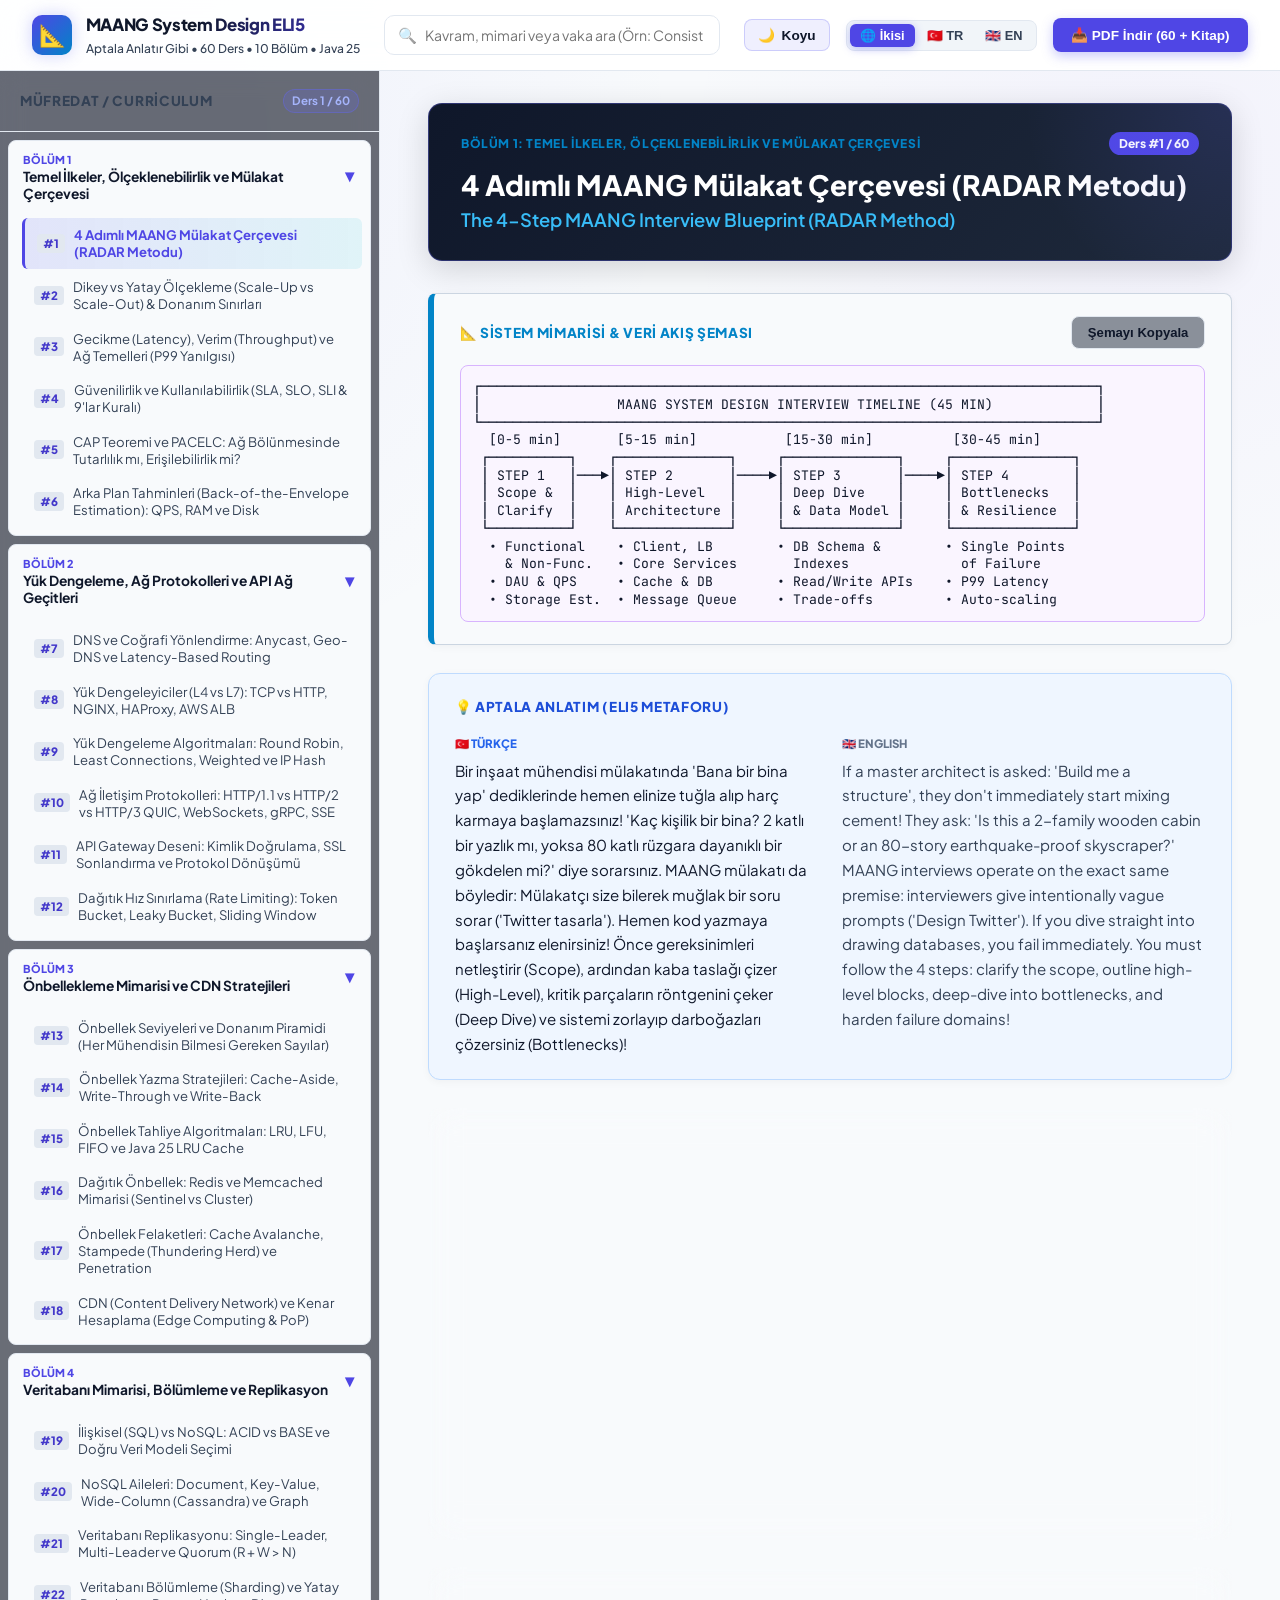
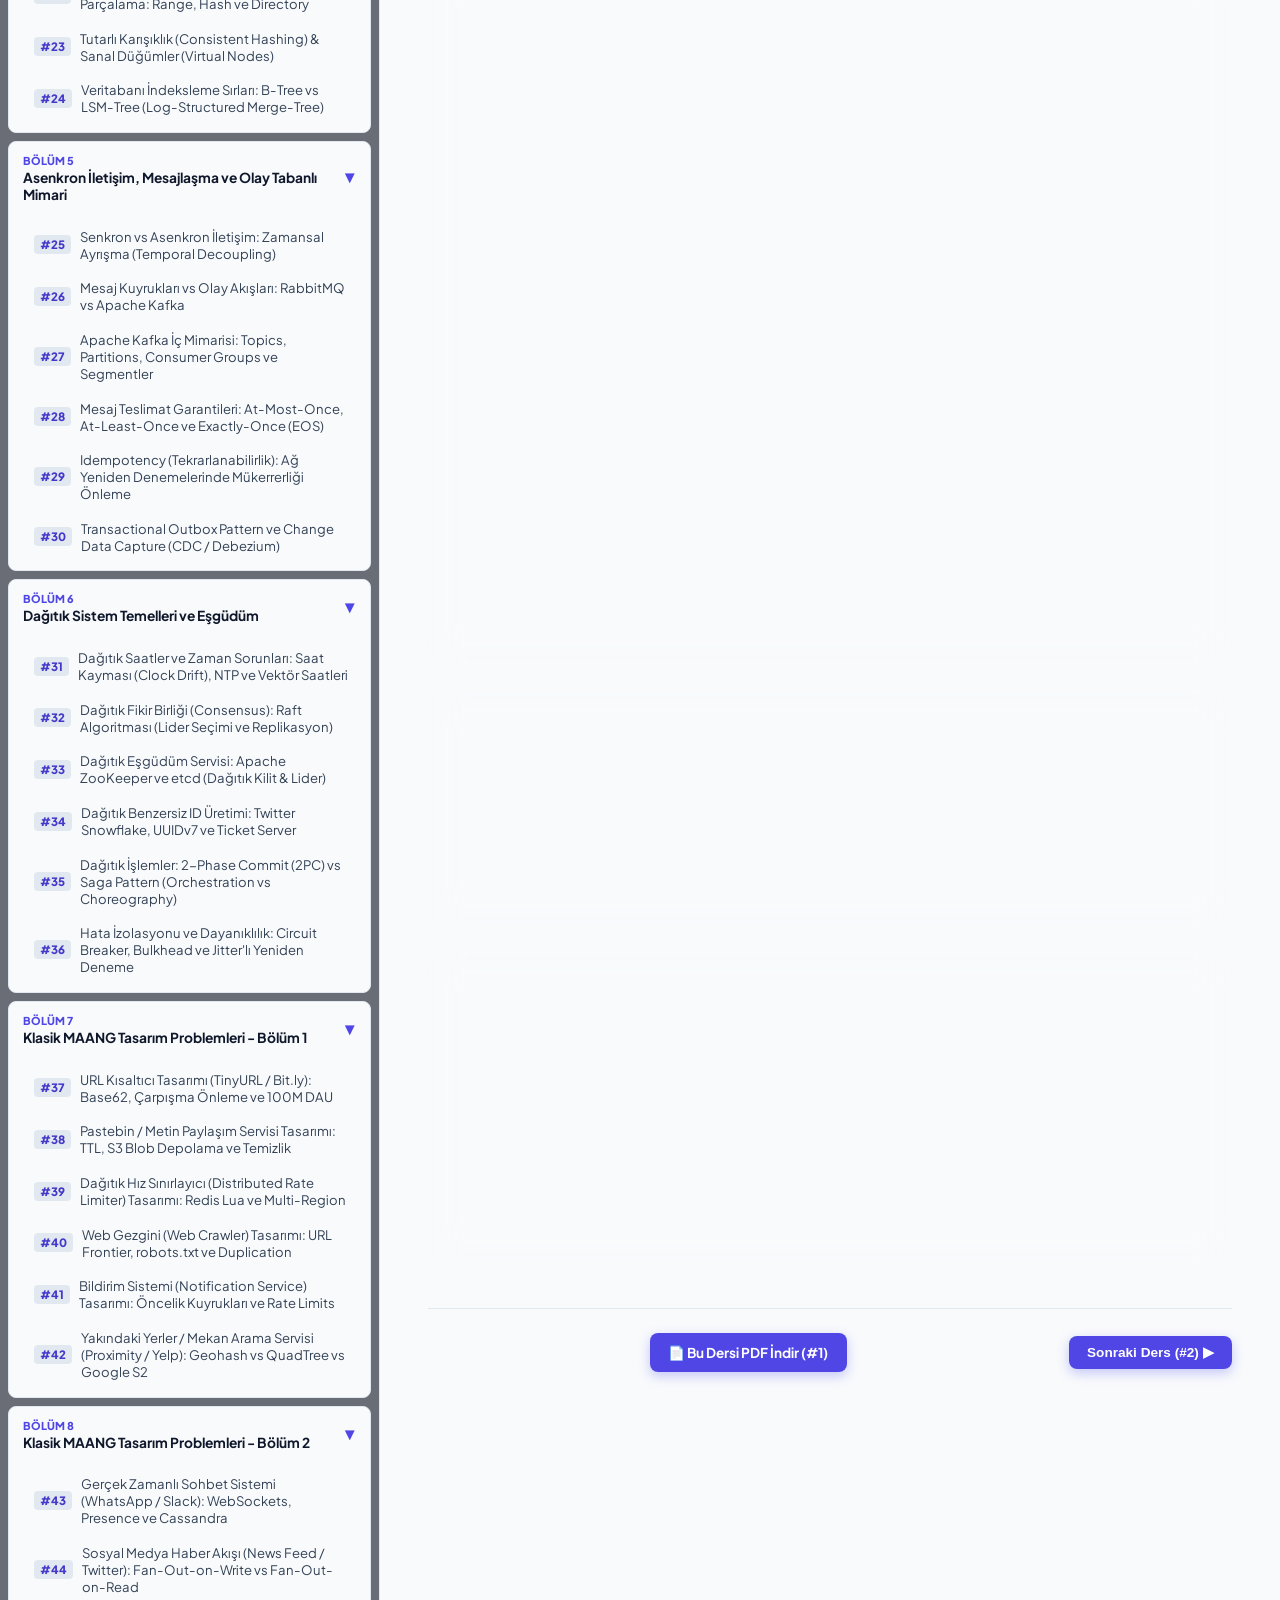
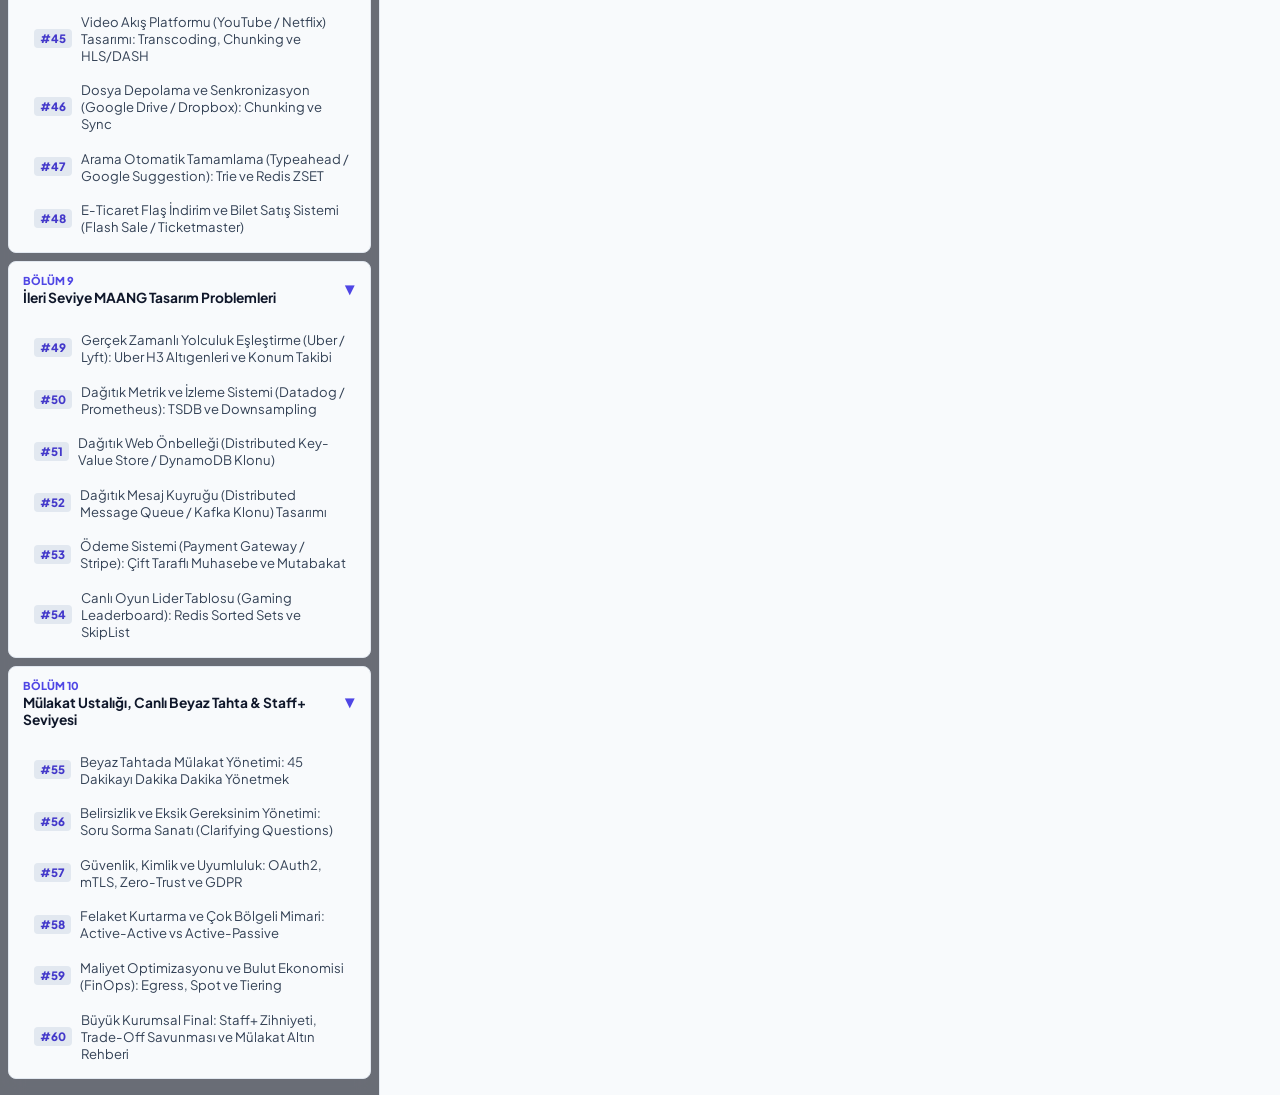
<file: index.html>
<!DOCTYPE html>
<html lang="tr">
<head>
  <meta charset="UTF-8">
  <meta http-equiv="refresh" content="0; url=web/index.html">
  <title>MAANG System Design ELI5 | 60 Ders</title>
  <script>
    window.location.replace("web/index.html");
  </script>
</head>
<body style="background-color: #02040a; color: #f8fafc; font-family: -apple-system, BlinkMacSystemFont, 'Segoe UI', Roboto, sans-serif; display: flex; align-items: center; justify-content: center; height: 100vh; margin: 0;">
  <div style="text-align: center;">
    <div style="font-size: 48px; margin-bottom: 16px;">🏗️</div>
    <h2 style="font-size: 20px; font-weight: 600; margin-bottom: 8px;">MAANG System Design ELI5 | 60 Ders</h2>
    <p style="color: #94a3b8; font-size: 14px; margin-bottom: 16px;">Web okuyucuya yönlendiriliyorsunuz...</p>
    <a href="web/index.html" style="display: inline-block; padding: 10px 20px; background: #8b5cf6; color: #ffffff; border-radius: 8px; text-decoration: none; font-weight: bold; font-size: 13px;">Sayfaya Git ➔</a>
  </div>
</body>
</html>
</file>
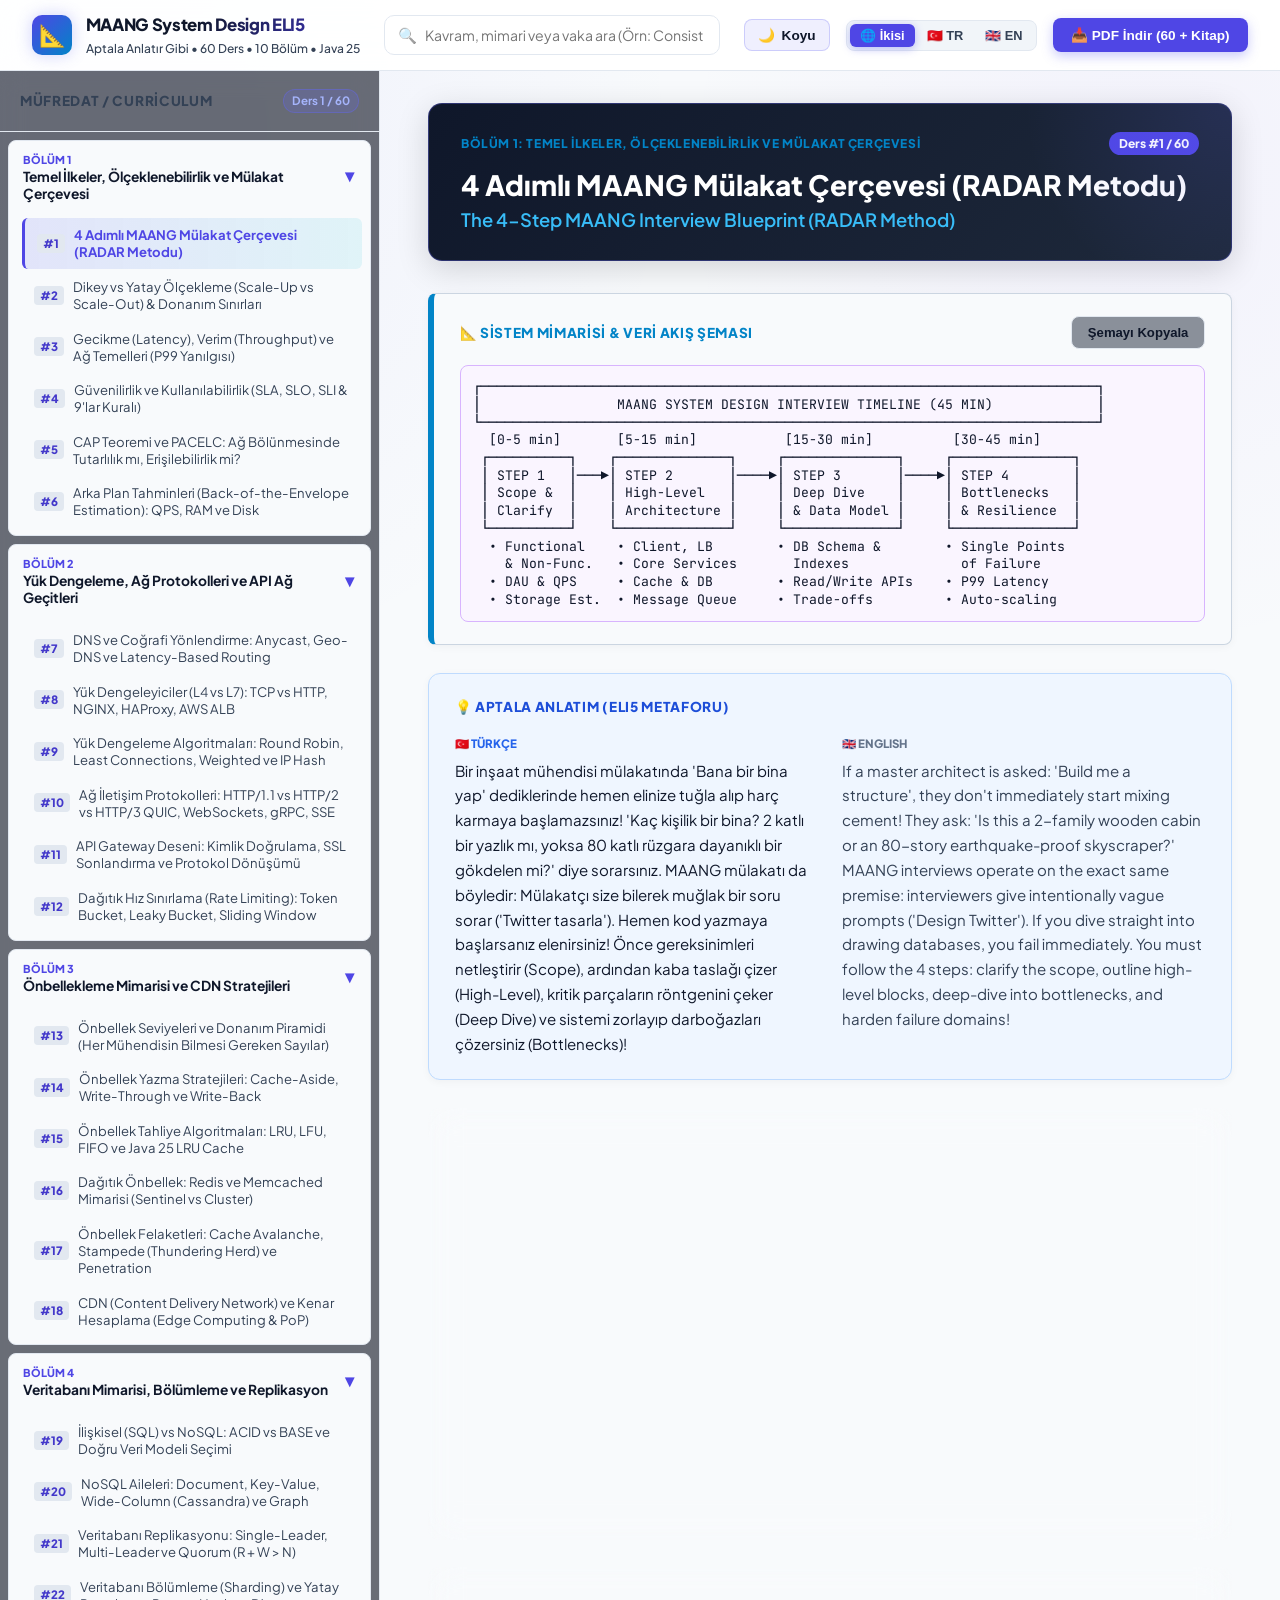
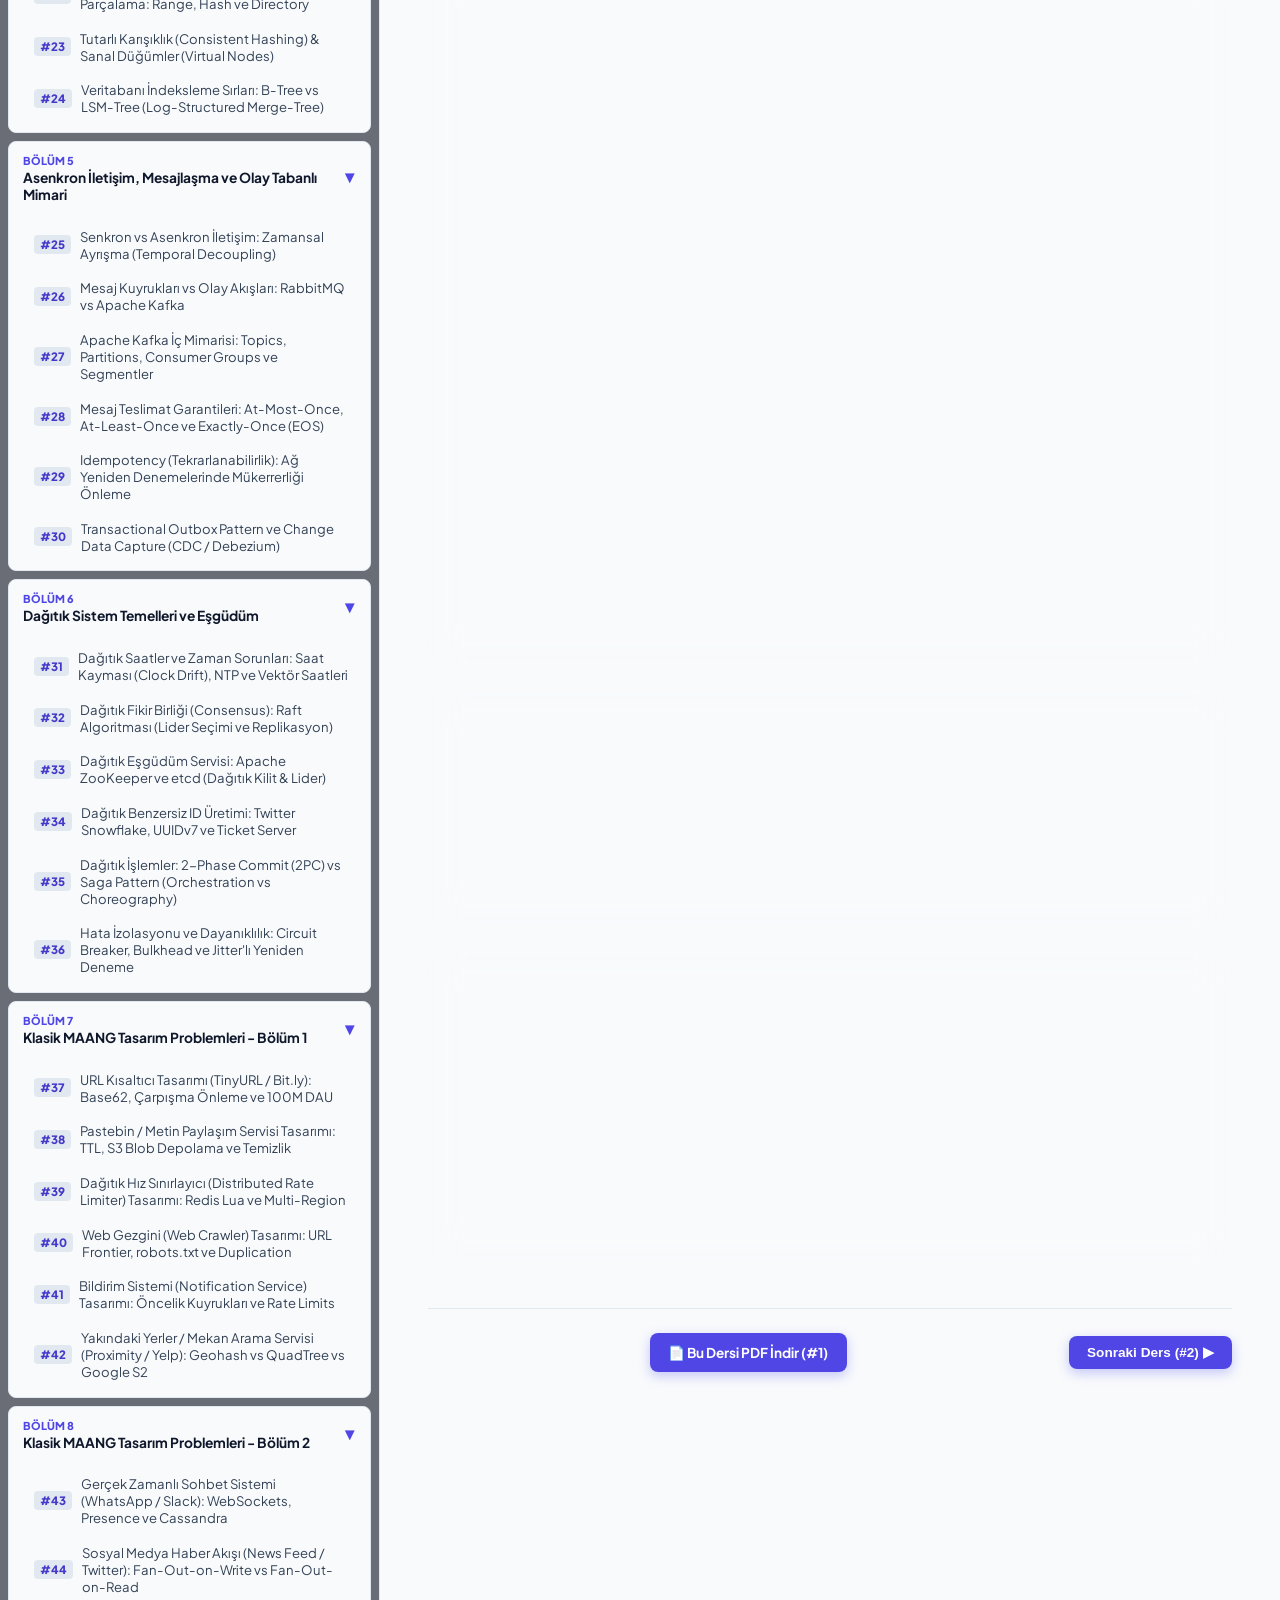
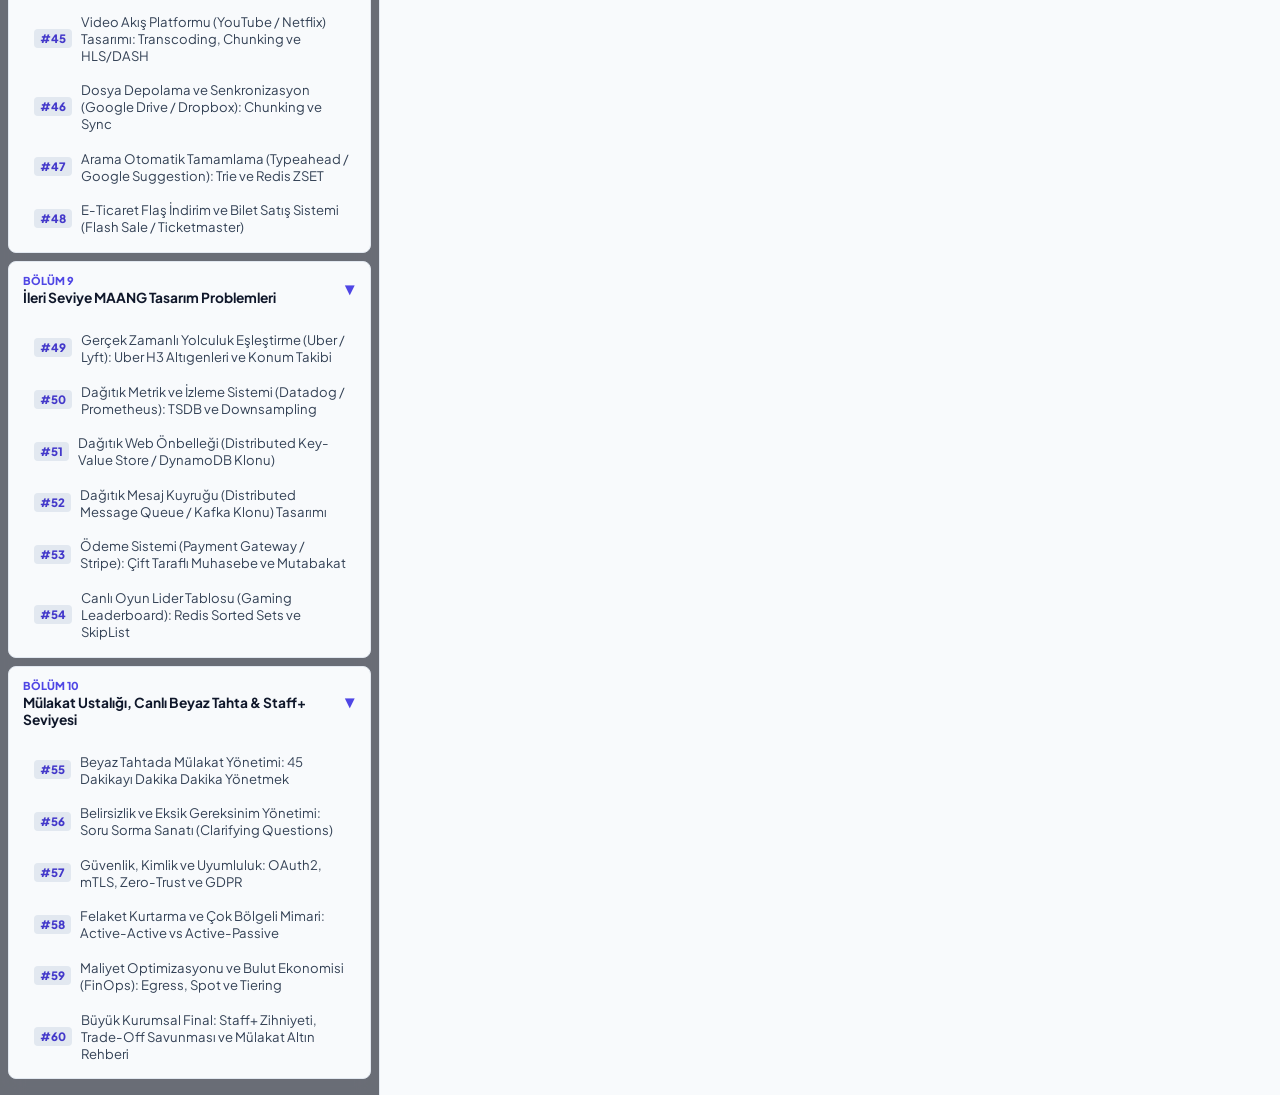
<file: web/index.html>
<!DOCTYPE html>
<html lang="tr">
<head>
  <meta charset="UTF-8">
  <meta name="viewport" content="width=device-width, initial-scale=1.0">
  <title>MAANG System Design ELI5 | Aptala Anlatır Gibi 60 Ders</title>
  <meta name="description" content="MAANG mülakatlarına hazırlanan mühendisler için grafikli, şemalı, Java 25 kodlu, çift dilli (TR/EN) sistem tasarımı başucu rehberi.">
  <link rel="preconnect" href="https://fonts.googleapis.com">
  <link rel="preconnect" href="https://fonts.gstatic.com" crossorigin>
  <link href="https://fonts.googleapis.com/css2?family=Plus+Jakarta+Sans:wght@400;500;600;700;800&family=JetBrains+Mono:wght@400;500;600;700&display=swap" rel="stylesheet">
  <link rel="stylesheet" href="styles.css">
</head>
<body>
  <div class="bg-ambient"></div>

  <!-- Top Navigation Bar -->
  <nav class="top-nav">
    <div class="brand-section">
      <div class="brand-logo">📐</div>
      <div>
        <div class="brand-title">MAANG System Design ELI5</div>
        <div class="brand-subtitle">Aptala Anlatır Gibi • 60 Ders • 10 Bölüm • Java 25</div>
      </div>
    </div>

    <!-- Live Search -->
    <div class="search-wrapper">
      <span class="search-icon">🔍</span>
      <input type="text" id="searchInput" class="search-input" placeholder="Kavram, mimari veya vaka ara (Örn: Consistent Hashing, Kafka, Raft, TinyURL, Uber H3)...">
    </div>

    <!-- Actions & Language Switcher -->
    <div class="nav-actions">
      <button id="themeToggleBtn" class="theme-btn" title="Temayı Değiştir (Açık/Koyu)">
        <span class="theme-icon">🌙</span> <span class="theme-text">Koyu</span>
      </button>

      <div class="lang-selector">
        <button class="lang-btn active" data-lang="split" title="Türkçe ve İngilizce Yan Yana">🌐 İkisi</button>
        <button class="lang-btn" data-lang="tr" title="Sadece Türkçe">🇹🇷 TR</button>
        <button class="lang-btn" data-lang="en" title="Only English">🇬🇧 EN</button>
      </div>

      <button id="btnOpenPdfModal" class="btn-primary" title="Tüm PDF'leri İncele ve İndir">
        📥 PDF İndir (60 + Kitap)
      </button>
    </div>
  </nav>

  <!-- App Layout -->
  <div class="app-container">
    <!-- Sidebar: Modules & Lessons -->
    <aside class="sidebar" id="sidebar">
      <div class="sidebar-header">
        <span class="sidebar-title">Müfredat / Curriculum</span>
        <span class="progress-pill" id="lessonCounterBadge">Ders 1 / 60</span>
      </div>
      <ul class="module-list" id="moduleAccordion">
        <!-- Rendered dynamically by app.js -->
      </ul>
    </aside>

    <!-- Main View: Active Lesson -->
    <main class="main-view" id="mainContent">
      <!-- Active Lesson Content Rendered Here -->
    </main>
  </div>

  <!-- PDF Library Modal -->
  <div class="modal-overlay" id="pdfModal">
    <div class="modal-card">
      <div class="modal-header">
        <div>
          <h2 style="font-size: 1.25rem; font-weight: 800; color: white;">📚 Yayınlanmış PDF Kütüphanesi</h2>
          <p style="font-size: 0.85rem; color: var(--text-secondary);">60 tekil ders, 10 bölüm paketi ve 261 sayfalık master mega-kitabı doğrudan indirin.</p>
        </div>
        <button id="btnClosePdfModal" class="btn-secondary" style="padding: 4px 10px; font-size: 1.1rem;">✕</button>
      </div>
      <div class="modal-body">
        <div class="pdf-item master-book-highlight">
          <div>
            <div style="font-weight: 800; font-size: 1.1rem; color: white;">📖 BÜYÜK MASTER KİTAP (TÜM 60 DERS TEK PDF)</div>
            <div style="font-size: 0.82rem; color: var(--text-secondary);">261 Sayfa • Mimari ASCII Şemalar • Java 25 Kodları • Çift Dilli (TR & EN) • Typst Yayın Kalitesi</div>
          </div>
          <a href="../output/book/System_Design_MAANG_ELI5.pdf" target="_blank" class="btn-primary" style="padding: 0.65rem 1.3rem;">
            ⬇️ Ana Kitabı Aç (2.6 MB)
          </a>
        </div>

        <h3 style="font-size: 0.95rem; font-weight: 700; color: var(--accent-cyan); text-transform: uppercase; margin-bottom: 0.75rem; letter-spacing: 0.05em;">
          📦 10 Bölüm Paketleri (Module Bundles)
        </h3>
        <div class="pdf-download-list" id="modalModulePdfList">
          <!-- Filled dynamically -->
        </div>

        <h3 style="font-size: 0.95rem; font-weight: 700; color: var(--accent-cyan); text-transform: uppercase; margin-top: 1.5rem; margin-bottom: 0.75rem; letter-spacing: 0.05em;">
          📄 60 Tekil Ders PDF'leri (Individual Lessons)
        </h3>
        <div class="pdf-download-list-grid" id="modalIndividualPdfList">
          <!-- Filled dynamically -->
        </div>
      </div>
    </div>
  </div>

  <!-- Toast Notification -->
  <div id="toastNotification" class="toast-hidden">Kopyalandı!</div>

  <script src="data/lessons.js"></script>
  <script src="app.js"></script>
</body>
</html>
</file>
<file: web/styles.css>
/* ==============================================================================
   MAANG SYSTEM DESIGN ELI5 - MODERN WEB COMPANION READER
   Dark Glassmorphism, Cyber Indigo, Electric Violet & High-Contrast Typography
   ============================================================================== */

:root {
  --bg-primary: #f8fafc;
  --bg-secondary: #ffffff;
  --bg-card: #ffffff;
  --bg-card-hover: #f1f5f9;
  --border-color: #e2e8f0;
  --border-glow: rgba(99, 102, 241, 0.2);

  --text-primary: #0f172a;
  --text-secondary: #334155;
  --text-muted: #64748b;

  --accent-indigo: #4f46e5;
  --accent-cyan: #0284c7;
  --accent-emerald: #059669;
  --accent-amber: #d97706;
  --accent-violet: #7c3aed;
  --accent-rose: #e11d48;

  --font-sans: 'Plus Jakarta Sans', -apple-system, BlinkMacSystemFont, 'Segoe UI', Roboto, sans-serif;
  --font-mono: 'JetBrains Mono', 'Fira Code', 'Menlo', monospace;
  --transition-fast: 0.15s ease;
  --transition-normal: 0.25s cubic-bezier(0.4, 0, 0.2, 1);
}

body.theme-dark {
  --bg-primary: #060a14;
  --bg-secondary: #0a0f1d;
  --bg-card: rgba(15, 23, 42, 0.75);
  --bg-card-hover: rgba(30, 41, 59, 0.85);
  --border-color: rgba(148, 163, 184, 0.15);
  --border-glow: rgba(99, 102, 241, 0.4);

  --text-primary: #f8fafc;
  --text-secondary: #94a3b8;
  --text-muted: #64748b;

  --accent-indigo: #6366f1;
  --accent-cyan: #06b6d4;
  --accent-emerald: #10b981;
  --accent-amber: #f59e0b;
  --accent-violet: #8b5cf6;
  --accent-rose: #f43f5e;
}

* {
  box-sizing: border-box;
  margin: 0;
  padding: 0;
}

body {
  font-family: var(--font-sans);
  background-color: var(--bg-primary);
  color: var(--text-primary);
  line-height: 1.6;
  min-height: 100vh;
  display: flex;
  flex-direction: column;
  overflow-x: hidden;
}

/* Background Ambient Lighting */
.bg-ambient {
  position: fixed;
  top: 0;
  left: 0;
  width: 100vw;
  height: 100vh;
  z-index: -1;
  pointer-events: none;
  background: 
    radial-gradient(circle at 10% 15%, rgba(99, 102, 241, 0.06) 0%, transparent 40%),
    radial-gradient(circle at 90% 20%, rgba(139, 92, 246, 0.05) 0%, transparent 35%),
    #f8fafc;
}

body.theme-dark .bg-ambient {
  background: 
    radial-gradient(circle at 10% 15%, rgba(99, 102, 241, 0.15) 0%, transparent 40%),
    radial-gradient(circle at 90% 20%, rgba(139, 92, 246, 0.12) 0%, transparent 35%),
    radial-gradient(circle at 50% 85%, rgba(6, 182, 212, 0.09) 0%, transparent 50%);
}

/* Top Navigation Bar */
.top-nav {
  position: sticky;
  top: 0;
  z-index: 100;
  background: rgba(255, 255, 255, 0.92);
  backdrop-filter: blur(20px);
  border-bottom: 1px solid var(--border-color);
  padding: 0.75rem 2rem;
  display: flex;
  align-items: center;
  justify-content: space-between;
  gap: 1.5rem;
}

body.theme-dark .top-nav {
  background: rgba(10, 15, 29, 0.88);
}

.brand-section {
  display: flex;
  align-items: center;
  gap: 0.85rem;
  text-decoration: none;
  color: var(--text-primary);
  cursor: pointer;
}

.brand-logo {
  width: 40px;
  height: 40px;
  border-radius: 10px;
  background: linear-gradient(135deg, var(--accent-indigo), var(--accent-cyan));
  display: flex;
  align-items: center;
  justify-content: center;
  font-size: 1.35rem;
  box-shadow: 0 0 16px rgba(99, 102, 241, 0.3);
}

.brand-title {
  font-size: 1.05rem;
  font-weight: 800;
  letter-spacing: -0.02em;
  background: linear-gradient(120deg, #0f172a 40%, #4338ca 100%);
  -webkit-background-clip: text;
  -webkit-text-fill-color: transparent;
}

body.theme-dark .brand-title {
  background: linear-gradient(120deg, #ffffff 40%, #a5b4fc 100%);
  -webkit-background-clip: text;
  -webkit-text-fill-color: transparent;
}

.brand-subtitle {
  font-size: 0.75rem;
  color: var(--text-secondary);
  font-weight: 500;
}

/* Search Input */
.search-wrapper {
  flex: 1;
  max-width: 520px;
  position: relative;
}

.search-icon {
  position: absolute;
  left: 14px;
  top: 50%;
  transform: translateY(-50%);
  font-size: 0.95rem;
  opacity: 0.6;
}

.search-input {
  width: 100%;
  padding: 0.6rem 1rem 0.6rem 2.5rem;
  border-radius: 10px;
  border: 1px solid var(--border-color);
  background: #ffffff;
  color: var(--text-primary);
  font-size: 0.88rem;
  font-family: inherit;
  transition: var(--transition-fast);
}

body.theme-dark .search-input {
  background: rgba(15, 23, 42, 0.6);
  color: var(--text-primary);
}

.search-input:focus {
  outline: none;
  border-color: var(--accent-indigo);
  box-shadow: 0 0 15px rgba(99, 102, 241, 0.25);
  background: #ffffff;
}

body.theme-dark .search-input:focus {
  background: rgba(15, 23, 42, 0.9);
}

/* Nav Actions */
.nav-actions {
  display: flex;
  align-items: center;
  gap: 1rem;
}

.theme-btn {
  background: rgba(99, 102, 241, 0.1);
  border: 1px solid rgba(99, 102, 241, 0.25);
  color: var(--text-primary);
  padding: 0.45rem 0.85rem;
  border-radius: 8px;
  font-size: 0.85rem;
  font-weight: 700;
  cursor: pointer;
  display: flex;
  align-items: center;
  gap: 0.4rem;
  transition: var(--transition-fast);
}

.theme-btn:hover {
  background: var(--accent-indigo);
  color: #ffffff;
}

.lang-selector {
  display: flex;
  background: #f1f5f9;
  border: 1px solid var(--border-color);
  border-radius: 8px;
  padding: 3px;
  gap: 2px;
}

body.theme-dark .lang-selector {
  background: rgba(15, 23, 42, 0.8);
}

.lang-btn {
  padding: 4px 10px;
  border-radius: 6px;
  border: none;
  background: transparent;
  color: var(--text-secondary);
  font-size: 0.8rem;
  font-weight: 600;
  cursor: pointer;
  transition: var(--transition-fast);
}

.lang-btn:hover {
  color: var(--text-primary);
}

.lang-btn.active {
  background: var(--accent-indigo);
  color: white;
  box-shadow: 0 2px 8px rgba(99, 102, 241, 0.4);
}

.btn-primary {
  display: inline-flex;
  align-items: center;
  gap: 0.5rem;
  padding: 0.55rem 1.15rem;
  border-radius: 8px;
  border: none;
  background: linear-gradient(135deg, var(--accent-indigo), #4f46e5);
  color: white;
  font-size: 0.85rem;
  font-weight: 700;
  cursor: pointer;
  text-decoration: none;
  transition: var(--transition-fast);
  box-shadow: 0 4px 12px rgba(99, 102, 241, 0.35);
}

.btn-primary:hover {
  transform: translateY(-1px);
  box-shadow: 0 6px 18px rgba(99, 102, 241, 0.5);
  background: linear-gradient(135deg, #4f46e5, #4338ca);
}

.btn-secondary {
  display: inline-flex;
  align-items: center;
  gap: 0.5rem;
  padding: 0.5rem 1rem;
  border-radius: 8px;
  border: 1px solid var(--border-color);
  background: rgba(30, 41, 59, 0.5);
  color: var(--text-primary);
  font-size: 0.82rem;
  font-weight: 600;
  cursor: pointer;
  text-decoration: none;
  transition: var(--transition-fast);
}

.btn-secondary:hover {
  background: rgba(51, 65, 85, 0.7);
  border-color: rgba(148, 163, 184, 0.3);
}

/* App Layout Grid */
.app-container {
  display: flex;
  flex: 1;
  height: calc(100vh - 65px);
  overflow: hidden;
}

/* Sidebar */
.sidebar {
  width: 380px;
  background: rgba(10, 15, 29, 0.6);
  backdrop-filter: blur(12px);
  border-right: 1px solid var(--border-color);
  display: flex;
  flex-direction: column;
  overflow-y: auto;
  flex-shrink: 0;
}

.sidebar-header {
  padding: 1.1rem 1.25rem;
  border-bottom: 1px solid var(--border-color);
  display: flex;
  align-items: center;
  justify-content: space-between;
}

.sidebar-title {
  font-size: 0.85rem;
  font-weight: 800;
  text-transform: uppercase;
  letter-spacing: 0.05em;
  color: var(--text-secondary);
}

.progress-pill {
  font-size: 0.72rem;
  font-weight: 700;
  padding: 2px 8px;
  border-radius: 12px;
  background: rgba(99, 102, 241, 0.2);
  color: #a5b4fc;
  border: 1px solid rgba(99, 102, 241, 0.4);
}

/* Module Accordion */
.module-list {
  list-style: none;
  padding: 0.5rem;
}

.module-group {
  margin-bottom: 0.5rem;
  border-radius: 8px;
  overflow: hidden;
  border: 1px solid var(--border-color);
  background: #f8fafc;
}

body.theme-dark .module-group {
  border-color: transparent;
  background: transparent;
}

.module-group.active {
  border-color: var(--accent-indigo);
  background: #ffffff;
}

body.theme-dark .module-group.active {
  border-color: rgba(99, 102, 241, 0.3);
  background: rgba(15, 23, 42, 0.4);
}

.module-header-btn {
  width: 100%;
  padding: 0.75rem 0.9rem;
  background: transparent;
  border: none;
  color: var(--text-primary);
  text-align: left;
  display: flex;
  align-items: center;
  justify-content: space-between;
  cursor: pointer;
  font-family: inherit;
  transition: var(--transition-fast);
}

.module-header-btn:hover {
  background: rgba(99, 102, 241, 0.08);
}

body.theme-dark .module-header-btn:hover {
  background: rgba(30, 41, 59, 0.4);
}

.module-info {
  display: flex;
  flex-direction: column;
  gap: 2px;
}

.module-tag {
  font-size: 0.68rem;
  font-weight: 800;
  color: var(--accent-indigo);
  text-transform: uppercase;
}

body.theme-dark .module-tag {
  color: var(--accent-cyan);
}

.module-name {
  font-size: 0.86rem;
  font-weight: 700;
  color: var(--text-primary);
}

body.theme-dark .module-name {
  color: #e2e8f0;
}

.module-arrow {
  font-size: 0.8rem;
  color: var(--text-muted);
  transition: transform var(--transition-fast);
}

.module-group.expanded .module-arrow {
  transform: rotate(90deg);
  color: var(--accent-indigo);
}

.lesson-sublist {
  list-style: none;
  padding: 0.25rem 0.5rem 0.5rem 0.8rem;
  display: none;
}

.module-group.expanded .lesson-sublist {
  display: block;
}

.lesson-item-btn {
  width: 100%;
  padding: 0.55rem 0.75rem;
  border-radius: 6px;
  border: none;
  background: transparent;
  color: var(--text-secondary);
  text-align: left;
  display: flex;
  align-items: center;
  gap: 0.6rem;
  cursor: pointer;
  font-family: inherit;
  font-size: 0.82rem;
  transition: var(--transition-fast);
}

.lesson-item-btn:hover {
  background: rgba(99, 102, 241, 0.1);
  color: var(--text-primary);
}

body.theme-dark .lesson-item-btn:hover {
  background: rgba(51, 65, 85, 0.4);
  color: white;
}

.lesson-item-btn.active {
  background: linear-gradient(90deg, rgba(99, 102, 241, 0.15), rgba(6, 182, 212, 0.1));
  border-left: 3px solid var(--accent-indigo);
  color: var(--accent-indigo);
  font-weight: 700;
}

body.theme-dark .lesson-item-btn.active {
  background: linear-gradient(90deg, rgba(99, 102, 241, 0.25), rgba(6, 182, 212, 0.15));
  color: white;
}

.lesson-badge {
  font-size: 0.72rem;
  font-weight: 800;
  padding: 2px 6px;
  border-radius: 4px;
  background: #e2e8f0;
  color: #4338ca;
}

body.theme-dark .lesson-badge {
  background: rgba(15, 23, 42, 0.8);
  color: #a5b4fc;
}

/* Main Content View */
.main-view {
  flex: 1;
  overflow-y: auto;
  padding: 2rem 3rem 4rem;
  max-width: 1200px;
}

/* Lesson Header Card */
.lesson-card-header {
  background: linear-gradient(135deg, #0f172a 0%, #1e293b 100%);
  border: 1px solid rgba(99, 102, 241, 0.35);
  border-radius: 14px;
  padding: 1.75rem 2rem;
  margin-bottom: 2rem;
  position: relative;
  overflow: hidden;
  box-shadow: 0 8px 32px rgba(0, 0, 0, 0.15);
}

body.theme-dark .lesson-card-header {
  background: linear-gradient(135deg, #090e1c, #131c36);
  box-shadow: 0 8px 32px rgba(0, 0, 0, 0.3);
}

.lesson-card-header::after {
  content: "";
  position: absolute;
  top: 0;
  right: 0;
  width: 250px;
  height: 100%;
  background: radial-gradient(circle at top right, rgba(99, 102, 241, 0.15), transparent 70%);
  pointer-events: none;
}

.lesson-meta-bar {
  display: flex;
  align-items: center;
  justify-content: space-between;
  margin-bottom: 0.75rem;
}

.module-badge-tag {
  font-size: 0.75rem;
  font-weight: 800;
  color: var(--accent-cyan);
  text-transform: uppercase;
  letter-spacing: 0.05em;
}

.lesson-number-pill {
  font-size: 0.75rem;
  font-weight: 800;
  background: var(--accent-indigo);
  color: white;
  padding: 2px 10px;
  border-radius: 12px;
}

.lesson-h1-tr {
  font-size: 1.75rem;
  font-weight: 800;
  color: white;
  line-height: 1.25;
  margin-bottom: 0.35rem;
}

.lesson-h2-en {
  font-size: 1.15rem;
  font-weight: 600;
  color: #38bdf8;
  line-height: 1.3;
}

/* Section Blocks */
.content-section {
  margin-bottom: 1.75rem;
  background: var(--bg-card);
  backdrop-filter: blur(16px);
  border: 1px solid var(--border-color);
  border-radius: 12px;
  padding: 1.4rem 1.6rem;
  transition: var(--transition-normal);
  box-shadow: 0 2px 8px rgba(0, 0, 0, 0.04);
}

body.theme-dark .content-section {
  box-shadow: 0 4px 20px rgba(0, 0, 0, 0.2);
}

.content-section:hover {
  border-color: rgba(99, 102, 241, 0.4);
}

.section-title-bar {
  display: flex;
  align-items: center;
  justify-content: space-between;
  margin-bottom: 1rem;
}

.section-label {
  font-size: 0.85rem;
  font-weight: 800;
  text-transform: uppercase;
  letter-spacing: 0.05em;
  display: flex;
  align-items: center;
  gap: 0.5rem;
}

/* Architectural Diagram Box */
.section-diagram {
  background: #f8fafc;
  border: 1px solid #cbd5e1;
  border-left: 4.5pt solid var(--accent-cyan);
  border-radius: 8px;
}

body.theme-dark .section-diagram {
  background: #050811;
  border: 1px solid var(--border-color);
  border-left: 4.5pt solid var(--accent-cyan);
}

.diagram-pre {
  background: transparent;
  color: #0f172a;
  font-family: var(--font-mono);
  font-size: 0.82rem;
  line-height: 1.35;
  padding: 0.75rem;
  overflow-x: auto;
  border-radius: 6px;
}

body.theme-dark .diagram-pre {
  color: #38bdf8;
}

/* ELI5 Section */
.section-eli5 {
  border-left: 4.5pt solid #2563eb;
  background: #eff6ff;
  border: 1px solid #bfdbfe;
}

body.theme-dark .section-eli5 {
  background: rgba(30, 58, 138, 0.12);
  border: 1px solid var(--border-color);
}

.section-eli5 .section-label {
  color: #1d4ed8;
}

body.theme-dark .section-eli5 .section-label {
  color: #60a5fa;
}

/* MAANG Deep Dive */
.section-deep {
  border-left: 4.5pt solid var(--accent-indigo);
  background: #eef2ff;
  border: 1px solid #c7d2fe;
}

body.theme-dark .section-deep {
  background: rgba(79, 70, 229, 0.10);
  border: 1px solid var(--border-color);
}

.section-deep .section-label {
  color: #4338ca;
}

body.theme-dark .section-deep .section-label {
  color: #a5b4fc;
}

/* Java 25 Code Section */
.section-java {
  border-left: 4.5pt solid var(--accent-violet);
  background: #faf5ff;
  border: 1px solid #e9d5ff;
}

body.theme-dark .section-java {
  background: #080d1a;
  border: 1px solid var(--border-color);
}

.section-java .section-label {
  color: #6b21a8;
}

body.theme-dark .section-java .section-label {
  color: #c084fc;
}

.code-container {
  position: relative;
  background: #faf5ff;
  border-radius: 8px;
  border: 1px solid #d8b4fe;
  overflow: hidden;
}

body.theme-dark .code-container {
  background: #030712;
  border-color: rgba(139, 92, 246, 0.25);
}

.code-pre {
  font-family: var(--font-mono);
  font-size: 0.85rem;
  color: #1e1b4b;
  padding: 1.2rem;
  line-height: 1.5;
  overflow-x: auto;
}

body.theme-dark .code-pre {
  color: #e2e8f0;
}

.copy-btn {
  position: absolute;
  top: 10px;
  right: 10px;
  background: rgba(0, 0, 0, 0.05);
  border: 1px solid rgba(0, 0, 0, 0.1);
  color: var(--text-secondary);
  font-size: 0.75rem;
  font-weight: 600;
  padding: 4px 9px;
  border-radius: 6px;
  cursor: pointer;
  transition: var(--transition-fast);
}

body.theme-dark .copy-btn {
  background: rgba(30, 41, 59, 0.8);
  border-color: var(--border-color);
}

.copy-btn:hover {
  background: var(--accent-violet);
  color: white;
  border-color: transparent;
}

/* Warning & Bottlenecks */
.section-warning {
  border-left: 4.5pt solid var(--accent-amber);
  background: #fffbeb;
  border: 1px solid #fde68a;
}

body.theme-dark .section-warning {
  background: rgba(217, 119, 6, 0.12);
  border: 1px solid var(--border-color);
}

.section-warning .section-label {
  color: #b45309;
}

body.theme-dark .section-warning .section-label {
  color: #fbbf24;
}

/* Takeaways */
.section-takeaways {
  border-left: 4.5pt solid var(--accent-emerald);
  background: #f0fdf4;
  border: 1px solid #bbf7d0;
}

body.theme-dark .section-takeaways {
  background: rgba(16, 185, 129, 0.10);
  border: 1px solid var(--border-color);
}

.section-takeaways .section-label {
  color: #047857;
}

body.theme-dark .section-takeaways .section-label {
  color: #34d399;
}

.takeaway-list {
  list-style: none;
  display: flex;
  flex-direction: column;
  gap: 0.75rem;
}

.takeaway-item {
  display: grid;
  grid-template-columns: 1fr 1fr;
  gap: 1.25rem;
  padding: 0.6rem 0.8rem;
  background: #ffffff;
  border: 1px solid #e2e8f0;
  border-radius: 6px;
  font-size: 0.88rem;
}

body.theme-dark .takeaway-item {
  background: rgba(15, 23, 42, 0.5);
  border: none;
}

/* Dual Column Layout for Split Language Mode */
.dual-grid {
  display: grid;
  grid-template-columns: 1fr 1fr;
  gap: 1.5rem;
}

.col-tr {
  font-size: 0.94rem;
  color: #0f172a;
  line-height: 1.65;
}

body.theme-dark .col-tr {
  color: #f1f5f9;
}

.col-en {
  font-size: 0.94rem;
  color: #334155;
  line-height: 1.65;
}

body.theme-dark .col-en {
  color: #cbd5e1;
}

.col-badge {
  font-size: 0.72rem;
  font-weight: 800;
  margin-bottom: 0.35rem;
  text-transform: uppercase;
}

.col-badge-tr {
  color: #2563eb;
}

body.theme-dark .col-badge-tr {
  color: #60a5fa;
}

.col-badge-en {
  color: #64748b;
}

body.theme-dark .col-badge-en {
  color: #94a3b8;
}

/* Bottom Navigation Controls */
.bottom-nav-bar {
  display: flex;
  align-items: center;
  justify-content: space-between;
  margin-top: 3rem;
  padding-top: 1.5rem;
  border-top: 1px solid var(--border-color);
}

/* PDF Modal */
.modal-overlay {
  position: fixed;
  inset: 0;
  z-index: 200;
  background: rgba(15, 23, 42, 0.6);
  backdrop-filter: blur(12px);
  display: none;
  align-items: center;
  justify-content: center;
  padding: 1.5rem;
}

body.theme-dark .modal-overlay {
  background: rgba(3, 7, 18, 0.85);
}

.modal-overlay.open {
  display: flex;
}

.modal-card {
  width: 100%;
  max-width: 850px;
  max-height: 85vh;
  background: var(--bg-secondary);
  border: 1px solid var(--border-color);
  border-radius: 14px;
  display: flex;
  flex-direction: column;
  overflow: hidden;
  box-shadow: 0 20px 50px rgba(0, 0, 0, 0.2);
}

body.theme-dark .modal-card {
  background: #0b1120;
  border-color: rgba(99, 102, 241, 0.35);
  box-shadow: 0 20px 50px rgba(0, 0, 0, 0.6);
}

.modal-header {
  padding: 1.25rem 1.75rem;
  border-bottom: 1px solid var(--border-color);
  display: flex;
  align-items: center;
  justify-content: space-between;
}

.modal-body {
  padding: 1.5rem 1.75rem;
  overflow-y: auto;
}

.master-book-highlight {
  border: 2px solid var(--accent-indigo) !important;
  background: rgba(99, 102, 241, 0.1) !important;
  margin-bottom: 1.5rem;
}

body.theme-dark .master-book-highlight {
  background: rgba(99, 102, 241, 0.15) !important;
}

.pdf-item {
  display: flex;
  align-items: center;
  justify-content: space-between;
  padding: 0.85rem 1.1rem;
  background: #f8fafc;
  border: 1px solid #cbd5e1;
  border-radius: 8px;
  margin-bottom: 0.6rem;
  transition: var(--transition-fast);
}

body.theme-dark .pdf-item {
  background: rgba(15, 23, 42, 0.6);
  border-color: var(--border-color);
}

.pdf-item:hover {
  background: rgba(99, 102, 241, 0.08);
  border-color: var(--accent-indigo);
}

body.theme-dark .pdf-item:hover {
  background: rgba(30, 41, 59, 0.8);
  border-color: rgba(99, 102, 241, 0.3);
}

.pdf-download-list-grid {
  display: grid;
  grid-template-columns: repeat(auto-fill, minmax(240px, 1fr));
  gap: 0.5rem;
}

.pdf-pill-link {
  display: flex;
  align-items: center;
  justify-content: space-between;
  padding: 0.5rem 0.75rem;
  border-radius: 6px;
  background: #f1f5f9;
  border: 1px solid #cbd5e1;
  color: var(--text-primary);
  text-decoration: none;
  font-size: 0.78rem;
  transition: var(--transition-fast);
}

body.theme-dark .pdf-pill-link {
  background: rgba(15, 23, 42, 0.8);
  border-color: var(--border-color);
}

.pdf-pill-link:hover {
  border-color: var(--accent-indigo);
  background: #e2e8f0;
}

body.theme-dark .pdf-pill-link:hover {
  border-color: var(--accent-cyan);
  background: rgba(30, 41, 59, 0.9);
}

/* Toast */
#toastNotification {
  position: fixed;
  bottom: 24px;
  right: 24px;
  padding: 0.6rem 1.2rem;
  border-radius: 8px;
  background: var(--accent-emerald);
  color: #022c22;
  font-weight: 700;
  font-size: 0.85rem;
  box-shadow: 0 4px 16px rgba(16, 185, 129, 0.4);
  z-index: 300;
  transition: opacity 0.2s ease, transform 0.2s ease;
}

.toast-hidden {
  opacity: 0;
  pointer-events: none;
  transform: translateY(10px);
}

/* Responsive adjustments */
@media (max-width: 900px) {
  .sidebar {
    width: 300px;
  }
  .dual-grid, .takeaway-item {
    grid-template-columns: 1fr;
    gap: 0.75rem;
  }
  .main-view {
    padding: 1.5rem 1rem;
  }
}
</file>
